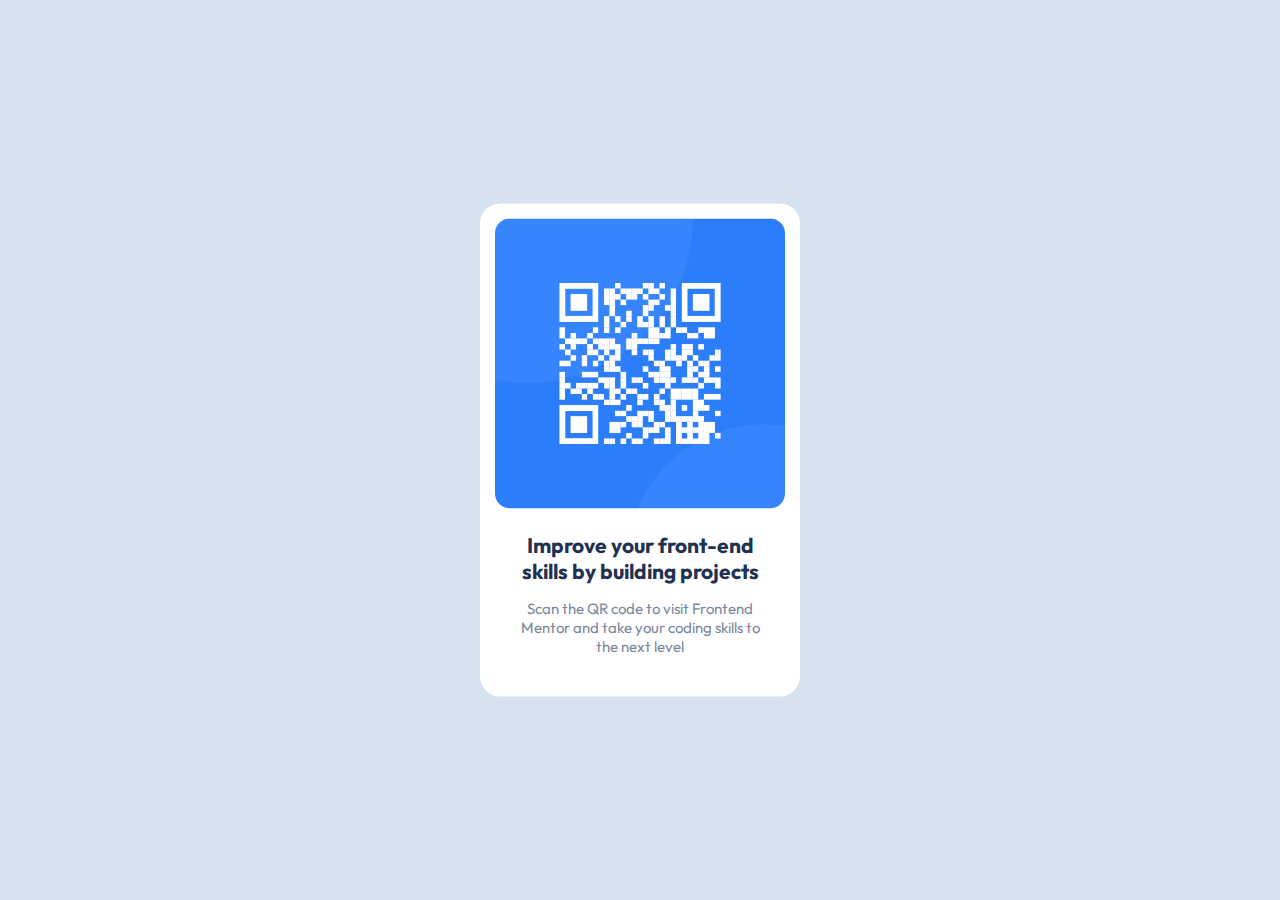
<file: qr-code-component-main/index.html>
<!DOCTYPE html>
<html lang="en">
<head>
  <meta charset="UTF-8">
  <meta name="viewport" content="width=device-width, initial-scale=1.0"> <!-- displays site properly based on user's device -->
  <link rel="icon" type="image/png" sizes="32x32" href="./images/favicon-32x32.png">
  <title>Frontend Mentor | QR code component</title>
  <link rel="stylesheet" href="./styles.css">
  <link href='https://fonts.googleapis.com/css2?family=Outfit:wght@400;700&display=swap' rel="stylesheet">
</head>
<body>
  <div class="container centered">
    <img src="./images/image-qr-code.png" alt="QR code" />
    <div class="details">
      <h1>
        Improve your front-end skills by building projects
      </h1>
      <p>
        Scan the QR code to visit Frontend Mentor and take your coding skills to the next level
      </p>
    </div>
  </div>
</body>
</html>
</file>
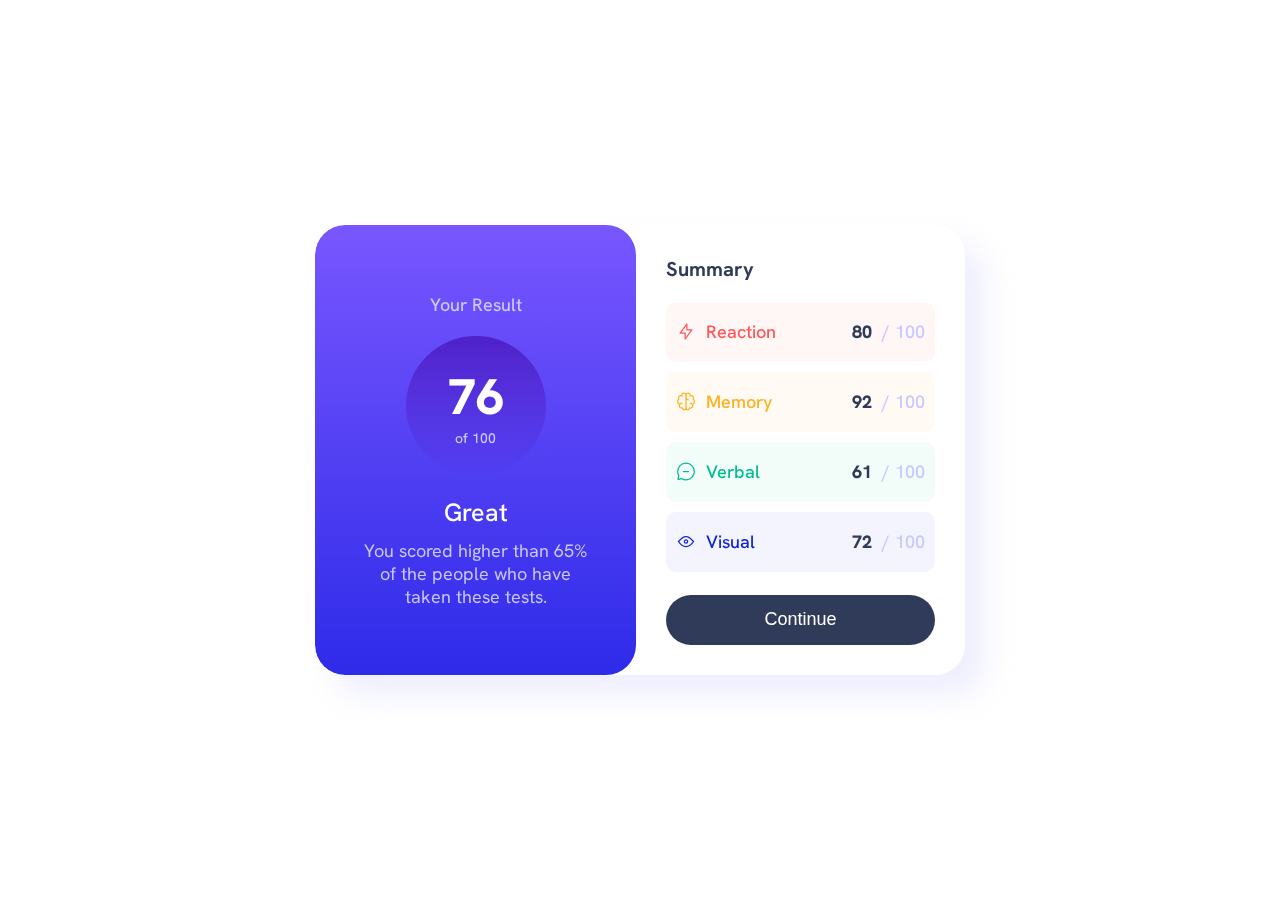
<file: results-summary-componant-main/index.html>
<!DOCTYPE html>
<html lang="en">
<head>
  <meta charset="UTF-8">
  <meta name="viewport" content="width=device-width, initial-scale=1.0"> <!-- displays site properly based on user's device -->
  <link rel="icon" type="image/png" sizes="32x32" href="./assets/images/favicon-32x32.png">
  <title>Frontend Mentor | Results summary component</title>
  <link rel="stylesheet" href="styles.css">
  <!-- <link href="https://fonts.googleapis.com/css2?family=Hanken+Grotesk:wght@500;700;800&display=swap" rel="stylesheet">  -->
</head>
<body>
  <div class="result-container flex-column-center">
    <div class="result flex-column-center">
      <h2 class="result-title">
        Your Result
      </h2>
      <div class="score flex-column-center">
        <span class="myscore">76</span>
        <span class="totalscore">of 100</span>
      </div>
      <div class="score-details flex-column-center">
        <h1 class="score-details-title">
          Great
        </h1>
        <p>
          You scored higher than 65% of the people who have taken these tests.
        </p>
      </div>
    </div>
    <div class="summary flex-column-center">
      <h1 class="summary-title">Summary</h1>
      <div class="summary-section reaction">
        <div class="section-type">
          <img src="./assets/images/icon-reaction.svg" alt="">
          Reaction
        </div>
        <div class="section-score">
          <span class="section-myscore">80</span>/ 100
        </div>
      </div>
      <div class="summary-section memory">
        <div class="section-type">
          <img src="./assets/images/icon-memory.svg" alt="">
          Memory
        </div>
        <div class="section-score">
          <span class="section-myscore">92</span>/ 100
        </div>
      </div>
      <div class="summary-section verbal">
        <div class="section-type">
          <img src="./assets/images/icon-verbal.svg" alt="">
          Verbal
        </div>
        <div class="section-score">
          <span class="section-myscore">61</span>/ 100
        </div>
      </div>
      <div class="summary-section visual">
        <div class="section-type">
          <img src="./assets/images/icon-visual.svg" alt="">
          Visual
        </div>
        <div class="section-score">
          <span class="section-myscore">72</span>/ 100
        </div>
      </div>
    <button class="dark-button">Continue</button>
    </div>
  </div>
</body>
</html>
</file>
<file: qr-code-component-main/styles.css>
:root {
	--white: hsl(0, 0%, 100%);
	--light-gray: hsl(212, 45%, 89%);
	--grayish-blue: hsl(220, 15%, 55%);
	--dark-blue: hsl(218, 44%, 22%);
}

body {
	background-color: var(--light-gray);
}

.centered {
	position: fixed;
	top: 50%;
	left: 50%;
	transform: translate(-50%, -50%);
}

.container {
	display: flex;
	flex-direction: column;
	align-items: center;
	font-family: Outfit;
	border-radius: 20px;
	background-color: var(--white);
	padding: 15px;
	width: 290px;
}

img {
	width: 290px;
	border-radius: 15px;
}

.details {
	padding: 10px 15px;
}

h1 {
	color: var(--dark-blue);
	text-align: center;
	font-size: 21px;
}
p {
	color: var(--grayish-blue);
	text-align: center;
	font-size: 15px;
	font-weight: 400;
}
</file>
<file: results-summary-componant-main/styles.css>
:root {
	/* Primary */
	--light-red: hsl(0, 100%, 67%);
	--orangey-yellow: hsl(39, 100%, 56%);
	--green-teal: hsl(166, 100%, 37%);
	--cobalt-blue: hsl(234, 85%, 45%);
	/* Gradients */
	--white: hsl(0, 0%, 100%);
	--pale-blue: hsl(221, 100%, 96%);
	--light-lavender: hsl(241, 100%, 89%);
	--dark-gray-blue: hsl(224, 30%, 27%);
	/* Neutral */
	--Light-slate-blue: hsl(252, 100%, 67%);
	--Light-royal-blue: hsl(241, 81%, 54%);
	--Violet-blue: hsla(256, 72%, 46%, 1);
	--Persian-blue: hsla(241, 72%, 46%, 0);
}
@font-face {
	font-family: HankenGrotestk;
	src: url("./assets/fonts/HankenGrotesk-VariableFont_wght.ttf");
}

* {
	box-sizing: border-box;
	margin: 0;
	padding: 0;
}

.flex-column-center {
	display: flex;
	flex-direction: column;
	align-items: center;
	justify-content: center;
}


.result {
	min-width: 300px;
	width: 100%;
	padding: 40px;
	gap: 20px;
	background: linear-gradient(to bottom, var(--Light-slate-blue), var(--Light-royal-blue));
	font-family: HankenGrotestk;
	font-size: 18px;
	border-radius: 0 0 30px 30px;
}

.result-title {
	color: var(--light-lavender);
	font-size: 18px;
	font-weight: 500;
}

.score {
	border-radius: 50%;
	width: 140px;
	height: 140px;
	background: linear-gradient(to bottom, var(--Violet-blue), var(--Persian-blue));
}

.myscore {
	color: var(--white);
	font-size: 50px;
	font-weight: 800;
}

.totalscore {
	color: var(--light-lavender);
	font-size: 14px;
	font-weight: 500;
}

.score-details {
	gap: 10px;
	color: var(--light-lavender);
	text-align: center;
}

.score-details-title {
	color: var(--white);
	font-size: 25px;
	font-weight: 500;
}

.summary {
	width: 100%;
	min-width: 300px;
	height: 100%;
	padding: 30px;
	gap: 20px;
	font-family: HankenGrotestk;
	justify-content: space-between;
}

.summary-title {
	color: var(--dark-gray-blue);
	font-size: 20px;
	font-weight: 500;
	align-self: flex-start;
	font-weight: 700;
	margin-bottom: 10px;
}

.summary-section {
	display: flex;
	flex-direction: row;
	justify-content: space-between;
	align-items: center;
	padding: 10px;
	width: 100%;
	background-color: antiquewhite;
	border-radius: 10px;
	height: 60px;
	font-weight: 500;
	font-size: 18px;
}

.section-type {
	display: flex;
	flex-direction: row;
	gap: 10px;
}

.reaction {
	background-color: hsla(0, 100%, 67%, 0.05);
	color: var(--light-red);
}

.memory {
	background-color: hsla(39, 100%, 56%, 0.05);
	color: var(--orangey-yellow);
}

.verbal {
	background-color: hsla(166, 100%, 37%, 0.05);
	color: var(--green-teal);
}

.visual {
	background-color: hsla(234, 85%, 45%, 0.05);
	color: var(--cobalt-blue);
}

.dark-button {
	border-radius: 30px;
	height: 50px;
	font-size: 18px;
	color: var(--white);
	background-color: var(--dark-gray-blue);
	width: 100%;
	border: none;
	outline: none;
	cursor: pointer;
}
.dark-button:hover {
	background: linear-gradient(to bottom, var(--Light-slate-blue), var(--Light-royal-blue));
}
.section-score {
	display: flex;
	flex-direction: row;
	gap: 10px;
	color: var(--light-lavender);
	font-style: 700;
}

.section-myscore {
	color: var(--dark-gray-blue);
	font-weight: 800;
}


@media (min-width: 450px) {
	.result-container{
		position: fixed;
		top: 50%;
		left: 50%;
		transform: translate(-50%, -50%);
		width: 450px;
		border-radius: 30px;
		overflow: hidden;
		box-shadow: 20px 20px 30px hsla(241, 100%, 89%, 0.3);
	}
}

@media (min-width: 800px) {
	.result-container{
		flex-direction: row;
		width: 650px;
	}
	.result {
		width: 340px;
		height: 450px;
		border-radius: 30px;
	}
	.summary {
		gap: 10px;
		width: 350px;
	}
	.dark-button {
		margin-top: 13px;
	}
}
</file>
